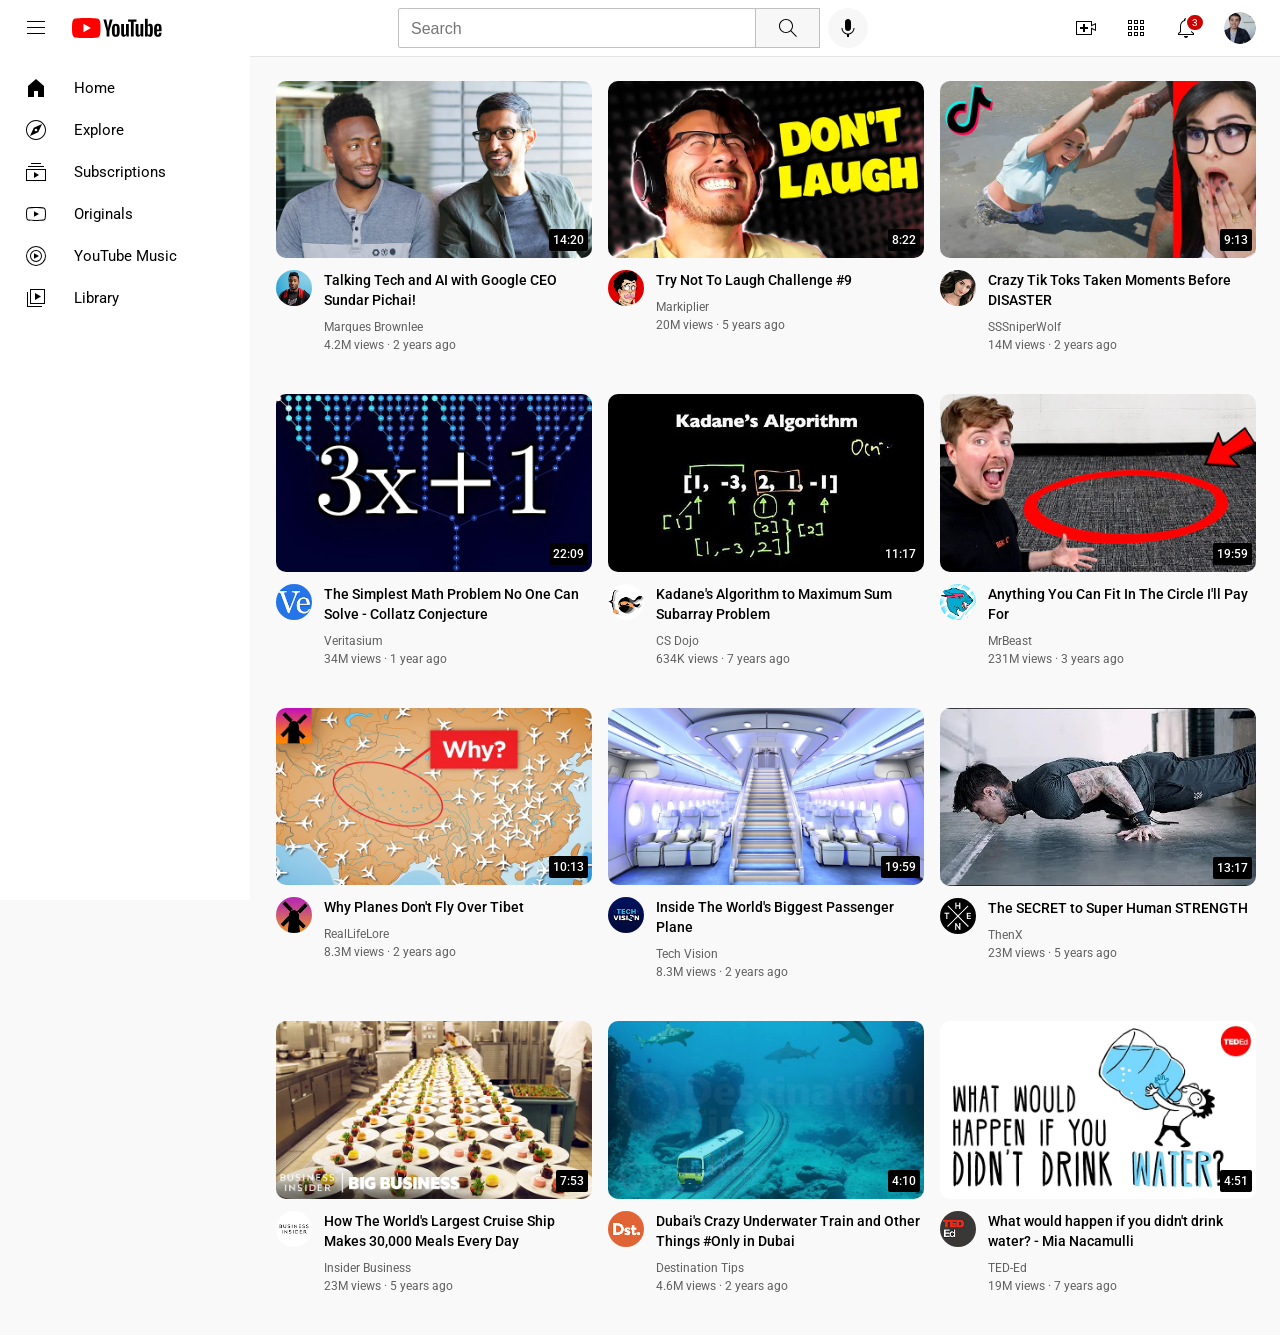
<file: index.html>
<!DOCTYPE html>
<html lang="en">
  <head>
    <meta charset="UTF-8" />
    <meta http-equiv="X-UA-Compatible" content="IE=edge" />
    <meta name="viewport" content="width=device-width, initial-scale=1.0" />
    <title>YouTube</title>
    <!-- fonts -->
    <link rel="preconnect" href="https://fonts.googleapis.com" />
    <link rel="preconnect" href="https://fonts.gstatic.com" crossorigin />
    <link
      href="https://fonts.googleapis.com/css2?family=Roboto+Mono&family=Roboto:wght@400;500;700&display=swap"
      rel="stylesheet"
    />
    <!-- css -->
    <link rel="stylesheet" href="css/video.css" />
    <link rel="stylesheet" href="css/header.css" />
    <link rel="stylesheet" href="css/general.css" />
    <link rel="stylesheet" href="css/sidebar.css" />

    <link rel="icon" type="image/x-icon" href="icons/youtube-icon.svg?" />
  </head>

  <!-- BODY-->
  <body>
    <!-- header -->
    <header class="header">
      <div class="left-section">
        <img class="hamburger-menu" src="icons/hamburger-menu.svg" />
        <img class="youtube-logo" src="icons/youtube-logo.svg" />
      </div>

      <div class="middle-section">
        <input class="search-bar" type="text" placeholder="Search" />
        <button class="search-button">
          <img class="search-icon" src="icons/search.svg" />
          <div class="tooltip">Search</div>
        </button>
        <button class="voice-search-button">
          <img class="voice-search-icon" src="icons/voice-search-icon.svg" />
          <div class="tooltip">Search with your voice</div>
        </button>
      </div>

      <div class="right-section">
        <div class="upload-icon-container">
          <img class="upload-icon" src="icons/upload.svg" />
          <div class="tooltip">Create</div>
        </div>
        <div class="youtube-apps-icon-container">
          <img class="youtube-apps-icon" src="icons/youtube-apps.svg" />
          <div class="tooltip">YouTube Apps</div>
        </div>
        <div class="notifications-icon-container">
          <img class="notifications-icon" src="icons/notifications.svg" />
          <div class="notifications-count">3</div>
          <div class="tooltip">Notifications</div>
        </div>
        <img
          class="current-user-picture"
          src="channel-pictures/my-channel.jpeg"
        />
      </div>
    </header>

    <!-- sidebar -->
    <nav class="sidebar">
      <div class="sidebar-link">
        <img src="icons/home.svg" />
        <div>Home</div>
      </div>
      <div class="sidebar-link">
        <img src="icons/explore.svg" />
        <div>Explore</div>
      </div>
      <div class="sidebar-link">
        <img src="icons/subscriptions.svg" />
        <div>Subscriptions</div>
      </div>
      <div class="sidebar-link">
        <img src="icons/originals.svg" />
        <div>Originals</div>
      </div>
      <div class="sidebar-link">
        <img src="icons/youtube-music.svg" />
        <div>YouTube Music</div>
      </div>
      <div class="sidebar-link">
        <img src="icons/library.svg" />
        <div>Library</div>
      </div>
    </nav>

    <main>
      <!-- video templates -->
      <section class="video-grid">
        <!-- first thumbnail -->
        <div class="video-preview">
          <!-- video thumbnail -->
          <div class="thumbnail-row">
            <a href="https://www.youtube.com/watch?v=n2RNcPRtAiY">
              <img class="thumbnail" src="thumbnails/thumbnail-1.webp" />
            </a>
            <div class="video-time">14:20</div>
          </div>

          <!-- video description -->
          <div class="video-info-grid">
            <!-- channel img -->
            <div class="channel-picture">
              <a href="https://www.youtube.com/c/mkbhd">
                <img
                  class="profile-picture"
                  src="channel-pictures/channel-1.jpeg"
                  alt="markass bunjee"
                />
              </a>
              <div class="channel-tooltip">
                <img
                  class="tooltip-img"
                  src="channel-pictures/channel-1.jpeg"
                />
                <div class="tooltip-channel-description">
                  <div class="tooltip-channel-username">Marques Brownlee</div>
                  <div class="tooltip-channel-subscribers">17M subscribers</div>
                </div>
              </div>
            </div>

            <!-- video info -->
            <div class="video-info">
              <a href="https://www.youtube.com/watch?v=n2RNcPRtAiY">
                <p class="video-title">
                  Talking Tech and AI with Google CEO Sundar Pichai!
                </p>
              </a>

              <p class="video-author">Marques Brownlee</p>
              <p class="video-stats">4.2M views &#183; 2 years ago</p>
            </div>
          </div>
        </div>

        <!-- second thumbnail -->
        <div class="video-preview">
          <!-- video thumbnail -->
          <div class="thumbnail-row">
            <a href="https://www.youtube.com/watch?v=mP0RAo9SKZk">
              <img class="thumbnail" src="thumbnails/thumbnail-2.webp" />
            </a>
            <div class="video-time">8:22</div>
          </div>

          <!-- video description -->
          <div class="video-info-grid">
            <!-- channel img -->
            <div class="channel-picture">
              <a href="https://www.youtube.com/c/markiplier">
                <img
                  class="profile-picture"
                  src="channel-pictures/channel-2.jpeg"
                  alt="markisspliers"
                />
                <div class="channel-tooltip">
                  <img
                    class="tooltip-img"
                    src="channel-pictures/channel-2.jpeg"
                  />
                  <div class="tooltip-channel-description">
                    <div class="tooltip-channel-username">Markiplier</div>
                    <div class="tooltip-channel-subscribers">
                      34.9M subscribers
                    </div>
                  </div>
                </div>
              </a>
            </div>

            <!-- video info -->
            <div class="video-info">
              <a href="https://www.youtube.com/watch?v=mP0RAo9SKZk">
                <p class="video-title">Try Not To Laugh Challenge #9</p>
              </a>
              <p class="video-author">Markiplier</p>
              <p class="video-stats">20M views &#183; 5 years ago</p>
            </div>
          </div>
        </div>

        <!-- third thumbnail -->
        <div class="video-preview">
          <!-- video thumbnail -->
          <div class="thumbnail-row">
            <a href="https://www.youtube.com/watch?v=FgjPQQeTh1w">
              <img class="thumbnail" src="thumbnails/thumbnail-3.webp" />
            </a>

            <div class="video-time">9:13</div>
          </div>

          <!-- video description -->
          <div class="video-info-grid">
            <!-- channel img -->
            <div class="channel-picture">
              <a href="https://www.youtube.com/user/SSSniperWolf">
                <img
                  class="profile-picture"
                  src="channel-pictures/channel-3.jpeg"
                  alt="sssriflefox"
                />
              </a>

              <div class="channel-tooltip">
                <img
                  class="tooltip-img"
                  src="channel-pictures/channel-3.jpeg"
                />
                <div class="tooltip-channel-description">
                  <div class="tooltip-channel-username">SSSniperWolf</div>
                  <div class="tooltip-channel-subscribers">
                    33.5M subscribers
                  </div>
                </div>
              </div>
            </div>

            <!-- video info -->
            <div class="video-info">
              <p class="video-title">
                <a href="https://www.youtube.com/watch?v=FgjPQQeTh1w">
                  Crazy Tik Toks Taken Moments Before DISASTER
                </a>
              </p>
              <p class="video-author">SSSniperWolf</p>
              <p class="video-stats">14M views &#183; 2 years ago</p>
            </div>
          </div>
        </div>

        <!-- fourth thumbnail -->
        <div class="video-preview">
          <!-- video thumbnail -->
          <div class="thumbnail-row">
            <a href="https://www.youtube.com/watch?v=094y1Z2wpJg">
              <img class="thumbnail" src="thumbnails/thumbnail-4.webp" />
            </a>

            <div class="video-time">22:09</div>
          </div>

          <!-- video description -->
          <div class="video-info-grid">
            <!-- channel img -->
            <div class="channel-picture">
              <a href="https://www.youtube.com/c/veritasium">
                <img
                  class="profile-picture"
                  src="channel-pictures/channel-4.jpeg"
                  alt="sssriflefox"
                />
              </a>
              <div class="channel-tooltip">
                <img
                  class="tooltip-img"
                  src="channel-pictures/channel-4.jpeg"
                />
                <div class="tooltip-channel-description">
                  <div class="tooltip-channel-username">Veritasium</div>
                  <div class="tooltip-channel-subscribers">
                    13.7M subscribers
                  </div>
                </div>
              </div>
            </div>

            <!-- video info -->
            <div class="video-info">
              <p class="video-title">
                <a href="https://www.youtube.com/watch?v=094y1Z2wpJg">
                  The Simplest Math Problem No One Can Solve - Collatz
                  Conjecture
                </a>
              </p>
              <p class="video-author">Veritasium</p>
              <p class="video-stats">34M views &#183; 1 year ago</p>
            </div>
          </div>
        </div>

        <!-- fifth thumbnail -->
        <div class="video-preview">
          <!-- video thumbnail -->
          <div class="thumbnail-row">
            <a href="https://www.youtube.com/watch?v=86CQq3pKSUw">
              <img class="thumbnail" src="thumbnails/thumbnail-5.webp" />
            </a>

            <div class="video-time">11:17</div>
          </div>

          <!-- video description -->
          <div class="video-info-grid">
            <!-- channel img -->
            <div class="channel-picture">
              <a href="https://www.youtube.com/c/CSDojo">
                <img
                  class="profile-picture"
                  src="channel-pictures/channel-5.jpeg"
                  alt="sssriflefox"
                />
              </a>
              <div class="channel-tooltip">
                <img
                  class="tooltip-img"
                  src="channel-pictures/channel-5.jpeg"
                />
                <div class="tooltip-channel-description">
                  <div class="tooltip-channel-username">CS Dojo</div>
                  <div class="tooltip-channel-subscribers">
                    1.9M subscribers
                  </div>
                </div>
              </div>
            </div>

            <!-- video info -->
            <div class="video-info">
              <p class="video-title">
                <a href="https://www.youtube.com/watch?v=86CQq3pKSUw">
                  Kadane's Algorithm to Maximum Sum Subarray Problem
                </a>
              </p>
              <p class="video-author">CS Dojo</p>
              <p class="video-stats">634K views &#183; 7 years ago</p>
            </div>
          </div>
        </div>

        <!-- sixth thumbnail -->
        <div class="video-preview">
          <!-- video thumbnail -->
          <div class="thumbnail-row">
            <a href="https://www.youtube.com/watch?v=yXWw0_UfSFg">
              <img class="thumbnail" src="thumbnails/thumbnail-6.webp" />
            </a>

            <div class="video-time">19:59</div>
          </div>

          <!-- video description -->
          <div class="video-info-grid">
            <!-- channel img -->
            <div class="channel-picture">
              <a
                href="https://www.youtube.com/channel/UCX6OQ3DkcsbYNE6H8uQQuVA"
              >
                <img
                  class="profile-picture"
                  src="channel-pictures/channel-6.jpeg"
                  alt="sssriflefox"
                />
              </a>
              <div class="channel-tooltip">
                <img
                  class="tooltip-img"
                  src="channel-pictures/channel-6.jpeg"
                />
                <div class="tooltip-channel-description">
                  <div class="tooltip-channel-username">MrBeast</div>
                  <div class="tooltip-channel-subscribers">
                    157M subscribers
                  </div>
                </div>
              </div>
            </div>

            <!-- video info -->
            <div class="video-info">
              <p class="video-title">
                <a href="https://www.youtube.com/watch?v=yXWw0_UfSFg">
                  Anything You Can Fit In The Circle I'll Pay For
                </a>
              </p>
              <p class="video-author">MrBeast</p>
              <p class="video-stats">231M views &#183; 3 years ago</p>
            </div>
          </div>
        </div>

        <!-- seventh thumbnail -->
        <div class="video-preview">
          <!-- video thumbnail -->
          <div class="thumbnail-row">
            <a href="https://www.youtube.com/watch?v=fNVa1qMbF9Y">
              <img class="thumbnail" src="thumbnails/thumbnail-7.webp" />
            </a>

            <div class="video-time">10:13</div>
          </div>

          <!-- video description -->
          <div class="video-info-grid">
            <!-- channel img -->
            <div class="channel-picture">
              <a
                href="https://www.youtube.com/channel/UCP5tjEmvPItGyLhmjdwP7Ww"
              >
                <img
                  class="profile-picture"
                  src="channel-pictures/channel-7.jpeg"
                  alt="sssriflefox"
                />
              </a>
              <div class="channel-tooltip">
                <img
                  class="tooltip-img"
                  src="channel-pictures/channel-7.jpeg"
                />
                <div class="tooltip-channel-description">
                  <div class="tooltip-channel-username">RealLifeLore</div>
                  <div class="tooltip-channel-subscribers">
                    6.85M subscribers
                  </div>
                </div>
              </div>
            </div>

            <!-- video info -->
            <div class="video-info">
              <p class="video-title">
                <a href="https://www.youtube.com/watch?v=fNVa1qMbF9Y">
                  Why Planes Don't Fly Over Tibet
                </a>
              </p>
              <p class="video-author">RealLifeLore</p>
              <p class="video-stats">8.3M views &#183; 2 years ago</p>
            </div>
          </div>
        </div>

        <!-- eigth thumbnail -->
        <div class="video-preview">
          <!-- video thumbnail -->
          <div class="thumbnail-row">
            <a href="https://www.youtube.com/watch?v=lFm4EM1juls">
              <img class="thumbnail" src="thumbnails/thumbnail-8.webp" />
            </a>

            <div class="video-time">19:59</div>
          </div>

          <!-- video description -->
          <div class="video-info-grid">
            <!-- channel img -->
            <div class="channel-picture">
              <a
                href="https://www.youtube.com/channel/UCHAK6CyegY22Zj2GWrcaIxg"
              >
                <img
                  class="profile-picture"
                  src="channel-pictures/channel-8.jpeg"
                  alt="sssriflefox"
                />
              </a>
              <div class="channel-tooltip">
                <img
                  class="tooltip-img"
                  src="channel-pictures/channel-8.jpeg"
                />
                <div class="tooltip-channel-description">
                  <div class="tooltip-channel-username">Tech Vision</div>
                  <div class="tooltip-channel-subscribers">
                    814K subscribers
                  </div>
                </div>
              </div>
            </div>

            <!-- video info -->
            <div class="video-info">
              <p class="video-title">
                <a href="https://www.youtube.com/watch?v=lFm4EM1juls">
                  Inside The World's Biggest Passenger Plane
                </a>
              </p>
              <p class="video-author">Tech Vision</p>
              <p class="video-stats">8.3M views &#183; 2 years ago</p>
            </div>
          </div>
        </div>

        <!-- ninth thumbnail -->
        <div class="video-preview">
          <!-- video thumbnail -->
          <div class="thumbnail-row">
            <a href="https://www.youtube.com/watch?v=ixmxOlcrlUc">
              <img class="thumbnail" src="thumbnails/thumbnail-9.webp" />
            </a>

            <div class="video-time">13:17</div>
          </div>

          <!-- video description -->
          <div class="video-info-grid">
            <!-- channel img -->
            <div class="channel-picture">
              <a href="https://www.youtube.com/c/OFFICIALTHENXSTUDIOS">
                <img
                  class="profile-picture"
                  src="channel-pictures/channel-9.jpeg"
                  alt="sssriflefox"
                />
              </a>
              <div class="channel-tooltip">
                <img
                  class="tooltip-img"
                  src="channel-pictures/channel-9.jpeg"
                />
                <div class="tooltip-channel-description">
                  <div class="tooltip-channel-username">ThenX</div>
                  <div class="tooltip-channel-subscribers">
                    7.64M subscribers
                  </div>
                </div>
              </div>
            </div>

            <!-- video info -->
            <div class="video-info">
              <p class="video-title">
                <a href="https://www.youtube.com/watch?v=ixmxOlcrlUc">
                  The SECRET to Super Human STRENGTH
                </a>
              </p>
              <p class="video-author">ThenX</p>
              <p class="video-stats">23M views &#183; 5 years ago</p>
            </div>
          </div>
        </div>

        <!-- tenth thumbnail -->
        <div class="video-preview">
          <!-- video thumbnail -->
          <div class="thumbnail-row">
            <a href="https://www.youtube.com/watch?v=R2vXbFp5C9o">
              <img class="thumbnail" src="thumbnails/thumbnail-10.webp" />
            </a>

            <div class="video-time">7:53</div>
          </div>

          <!-- video description -->
          <div class="video-info-grid">
            <!-- channel img -->
            <div class="channel-picture">
              <a href="https://www.youtube.com/user/businessinsider">
                <img
                  class="profile-picture"
                  src="channel-pictures/channel-10.jpeg"
                  alt="sssriflefox"
                />
              </a>
              <div class="channel-tooltip">
                <img
                  class="tooltip-img"
                  src="channel-pictures/channel-10.jpeg"
                />
                <div class="tooltip-channel-description">
                  <div class="tooltip-channel-username">Insider Business</div>
                  <div class="tooltip-channel-subscribers">
                    7.79M subscribers
                  </div>
                </div>
              </div>
            </div>

            <!-- video info -->
            <div class="video-info">
              <p class="video-title">
                <a href="https://www.youtube.com/watch?v=R2vXbFp5C9o">
                  How The World's Largest Cruise Ship Makes 30,000 Meals Every
                  Day
                </a>
              </p>
              <p class="video-author">Insider Business</p>
              <p class="video-stats">23M views &#183; 5 years ago</p>
            </div>
          </div>
        </div>

        <!-- eleventh thumbnail -->
        <div class="video-preview">
          <!-- video thumbnail -->
          <div class="thumbnail-row">
            <a href="https://www.youtube.com/watch?v=0nZuYyXET3s">
              <img class="thumbnail" src="thumbnails/thumbnail-11.webp" />
            </a>

            <div class="video-time">4:10</div>
          </div>

          <!-- video description -->
          <div class="video-info-grid">
            <!-- channel img -->
            <div class="channel-picture">
              <a href="https://www.youtube.com/c/Destinationtips">
                <img
                  class="profile-picture"
                  src="channel-pictures/channel-11.jpeg"
                  alt="sssriflefox"
                />
              </a>
              <div class="channel-tooltip">
                <img
                  class="tooltip-img"
                  src="channel-pictures/channel-11.jpeg"
                />
                <div class="tooltip-channel-description">
                  <div class="tooltip-channel-username">Destination Tips</div>
                  <div class="tooltip-channel-subscribers">
                    282K subscribers
                  </div>
                </div>
              </div>
            </div>

            <!-- video info -->
            <div class="video-info">
              <p class="video-title">
                <a href="https://www.youtube.com/watch?v=0nZuYyXET3s">
                  Dubai's Crazy Underwater Train and Other Things #Only in Dubai
                </a>
              </p>
              <p class="video-author">Destination Tips</p>
              <p class="video-stats">4.6M views &#183; 2 years ago</p>
            </div>
          </div>
        </div>

        <!-- twelfth thumbnail -->
        <div class="video-preview">
          <!-- video thumbnail -->
          <div class="thumbnail-row">
            <a href="https://www.youtube.com/watch?v=9iMGFqMmUFs">
              <img class="thumbnail" src="thumbnails/thumbnail-12.webp" />
            </a>

            <div class="video-time">4:51</div>
          </div>

          <!-- video description -->
          <div class="video-info-grid">
            <!-- channel img -->
            <div class="channel-picture">
              <a href="https://www.youtube.com/teded">
                <img
                  class="profile-picture"
                  src="channel-pictures/channel-12.jpeg"
                  alt="sssriflefox"
                />
              </a>
              <div class="channel-tooltip">
                <img
                  class="tooltip-img"
                  src="channel-pictures/channel-12.jpeg"
                />
                <div class="tooltip-channel-description">
                  <div class="tooltip-channel-username">TED-Ed</div>
                  <div class="tooltip-channel-subscribers">
                    18.7M subscribers
                  </div>
                </div>
              </div>
            </div>

            <!-- video info -->
            <div class="video-info">
              <p class="video-title">
                <a href="https://www.youtube.com/watch?v=9iMGFqMmUFs">
                  What would happen if you didn't drink water? - Mia Nacamulli
                </a>
              </p>
              <p class="video-author">TED-Ed</p>
              <p class="video-stats">19M views &#183; 7 years ago</p>
            </div>
          </div>
        </div>
      </section>
    </main>
  </body>
</html>
</file>
<file: css/video.css>
.thumbnail {
    width: 100%;
    
    border-radius: 10px;
    transition: width 0.15s, border-radius 0.15s;
}

.thumbnail:hover {
    width: 101%;
    border-radius: 0;
}

a {
    color: black;
    text-decoration: none;
}

.video-title {
    margin-top: 0;
    font-size: 14px;
    font-weight: 500;
    line-height: 20px;
    margin-bottom: 10px;
}

.video-preview {
    margin-bottom: 2px;
}

.video-author,
.video-stats {
    font-size: 12px;
    color: rgb(96, 96, 96);
}

.video-author {
    margin-bottom: 4px;
}

.video-info-grid {
    display: grid;
    grid-template-columns: 48px 1fr;
}
 
.channel-picture {
    position: relative;
    display: inline-block;
    height: 36px;
    width: 36px;
}

.channel-tooltip {
    width: 200px;
    position: absolute;
    display: flex;

    top: 50px;

    background-color: white;
    border-radius: 6px;
    width: 200px;

    padding: 12px 12px ;

    box-shadow: 0 0 10px rgba(0,0,0, 0.3);
    
    align-items: center;
    opacity: 0;

    z-index: 300;

   
    pointer-events: none;
    transition: opacity 0.15s;
}


.channel-picture:hover .channel-tooltip{
    opacity: 1;
}

.tooltip-channel-username  {
    font-weight: bold;
    margin-bottom: 4px;
}

.tooltip-channel-subscribers {
    color: rgb(95, 95, 95);
    font-size: 14px;
}

.tooltip-img {
    height: 50px;
    width: 50px;
    border-radius: 50%;
    margin-right: 8px;
}

.profile-picture {
    width: 36px;
    border-radius: 50%;
}

.thumbnail-row {
    margin-bottom: 8px;
    position: relative;
}

.video-grid {
    display: grid;
    grid-template-columns: 1fr 1fr 1fr ;
    column-gap: 16px ;
    row-gap: 40px;  

}

@media (max-width: 750px) {
    .video-grid {
        grid-template-columns: 1fr 1fr;
    }
}

@media (min-width: 751px) and (max-width: 1499px) {
    .video-grid {
        grid-template-columns: 1fr 1fr 1fr;
    }
}

@media (min-width: 1500px) {
    .video-grid {
        grid-template-columns: 1fr 1fr 1fr 1fr;
    }
    .video-title {
        font-size: 16px;
        line-height: 24px;
    }
    .video-author,
    .video-stats {
      font-size: 14px;
    }

}



.video-time {
    background-color: black;
    color:white;
    position: absolute;
    bottom: 11px;
    right: 4px;
    font-weight: 500;
    font-size: 12px;
    padding: 4px 4px;
    border-radius: 2px;
}
</file>
<file: css/header.css>
.header {
    height: 56px;

    display: flex;
    justify-content: space-between;

    position: fixed;
    top: 0;
    right: 0;
    left: 0;

    background-color: white;
    border-bottom: 1px solid rgb(228, 228, 228);

    z-index: 100;
}

.left-section {
    display: flex;
    align-items: center;
}

.hamburger-menu {
    height: 24px;
    margin: 0 24px;
}

.youtube-logo {
    height: 20px;
}

.middle-section {
    flex: 1;
    margin-left: 95px;
    margin-right: 35px;
    max-width: 500px;
    display: flex;
    align-items: center;
}

.search-bar {
    flex: 1;
    height: 35px;
    padding-left: 12px;
    padding-top: 2px;
    font-size: 16px;
    border: 1px solid rgb(192, 192, 192);
    border-radius: 2px;
    box-shadow: inset 1px 2px 3px rgba(0, 0, 0, 0.01);
    width: 0;

    max-width: 342px;
    z-index: 10;
}

.search-bar:focus {
    outline: none;
    border: 1px solid blue;
}


.search-bar::placeholder {
    font-size: 16px;
}

.search-button {
    height: 40px;
    width: 65px;
    background-color: rgb(247, 247, 247);
    border: 1px solid rgb(192, 192, 192);
    margin-left: -1px;
    margin-right: 8px;

    position: relative;
    cursor: pointer;
}

.search-button, 
.voice-search-button, 
.upload-icon-container, 
.youtube-apps-icon-container,
.notifications-icon-container {
    position: relative;
    display: flex;
    justify-content: center;
    align-items: center;
}

.search-button .tooltip, 
.voice-search-button .tooltip, 
.upload-icon-container .tooltip, 
.youtube-apps-icon-container .tooltip,
.notifications-icon-container .tooltip {
    position: absolute;
    background-color: rgba(96, 96, 96, 0.9);
    color: white;

    padding: 10px 8px;

    border-radius: 2px;
    font-size: 12px;

    bottom: -50px;
    opacity: 0;

    transition: opacity 0.15s;

    pointer-events: none;
    white-space: nowrap;

    font-family: roboto, arial;

}

.search-button:hover .tooltip, 
.voice-search-button:hover .tooltip, 
.upload-icon-container:hover .tooltip, 
.youtube-apps-icon-container:hover .tooltip,
.notifications-icon-container:hover .tooltip
 {
    opacity: 1;
}

.search-icon {
    height: 24px;

}

.voice-search-button {
    border: none;
    height: 40px;
    width: 40px;
    border-radius: 50%;
    background-color: rgb(247, 247, 247);
    cursor: pointer;
}

.voice-search-icon {
    height: 24px;
    
}

.right-section {
    align-items: center;
    margin-right: 24px;
    display: flex;
    width: 182px;
    justify-content: space-between;
    flex-shrink: 0;
}

.upload-icon, .youtube-apps-icon, .notifications-icon {
    height: 24px;
    cursor: pointer;
}

.notifications-icon-container {
    position: relative;
}

.notifications-count {
    background-color: #cc0000;
    border-radius: 80px;
    position: absolute;
    top: -3px;
    right: -7px;
    color: white;
    border: 2px solid white;
    display: flex;
    justify-content: center;
    align-items: center;
    font-size: 10px;
    padding: 2px 5px;
    pointer-events: none;
}


.current-user-picture {
    height: 32px;
    border-radius: 50%;

    cursor: pointer;
}
</file>
<file: css/general.css>
body {
    background-color: rgb(249, 249, 249);
    margin: 0;
    padding-top: 81px;
    padding-left: 96px;
    padding-right: 24px;
    height: 1000px;

    font-family: Roboto, Arial ;

}

p {
    font-family: Roboto, Arial;
    margin-top: 0;
    margin-bottom: 0;
}

@media (min-width: 1200.1px) {
    body {
        padding-left: 276px;
    }
  
}
</file>
<file: css/sidebar.css>
@media (max-width: 1200px) {
    .sidebar {
        position: fixed;
        bottom: 0;
        left: 0;
        top: 55px;
        background-color: white;
        width: 72px ;
    
        z-index: 200;
    
        padding-top: 4px;
    }
    
    .sidebar-link {
        display: flex;
        height: 76px;
        margin-bottom: -2px;
        
    
        justify-content: center;
        align-items: center;
    
        flex-direction: column;
    
        cursor: pointer;
    }
    
    .sidebar-link:hover {
        background-color: rgb(235, 235, 235);
    }
    
    .sidebar-link img {
        height: 24px; 
        margin-bottom: 6px;
    }
    
    .sidebar-link div {
        font-size: 10px;
    }
}

@media (min-width: 1200.1px) {
    .sidebar {
        position: fixed;
        bottom: 0;
        left: 0;
        top: 55px;
        background-color: white;
        width: 250px ;
    
        z-index: 200;
    
        padding-top: 15px;
    }
    
    .sidebar-link {
        display: flex;
        height: 36px;
        margin-bottom: -2px;
        margin-left: 24px;
    
       
        align-items: center;
     
    
    
        cursor: pointer;
        margin-bottom: 6px;
    }
    
    .sidebar-link:hover {
        background-color: rgb(235, 235, 235);
    }
    
    .sidebar-link img {
        height: 24px; 
        
        margin-right: 26px;
    }
    
    .sidebar-link div {
        font-size: 15px;
    }
}
</file>
